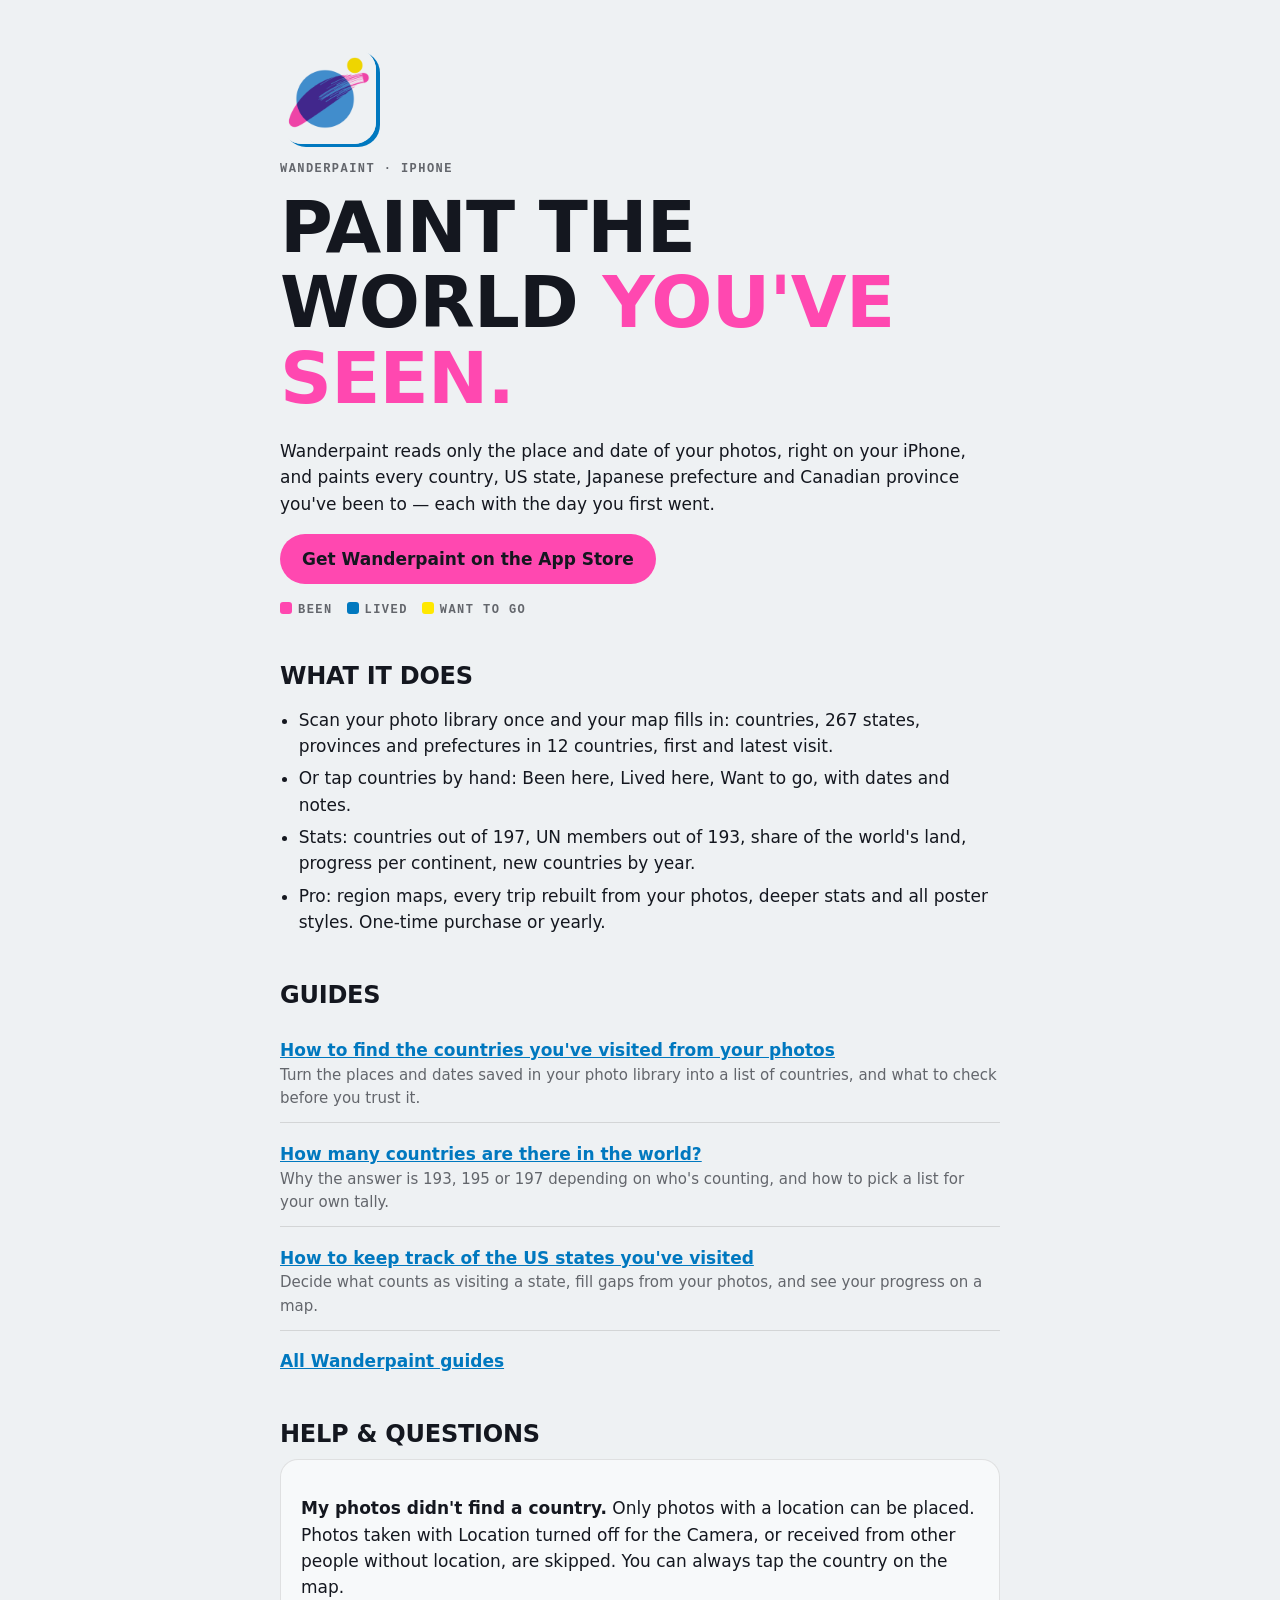
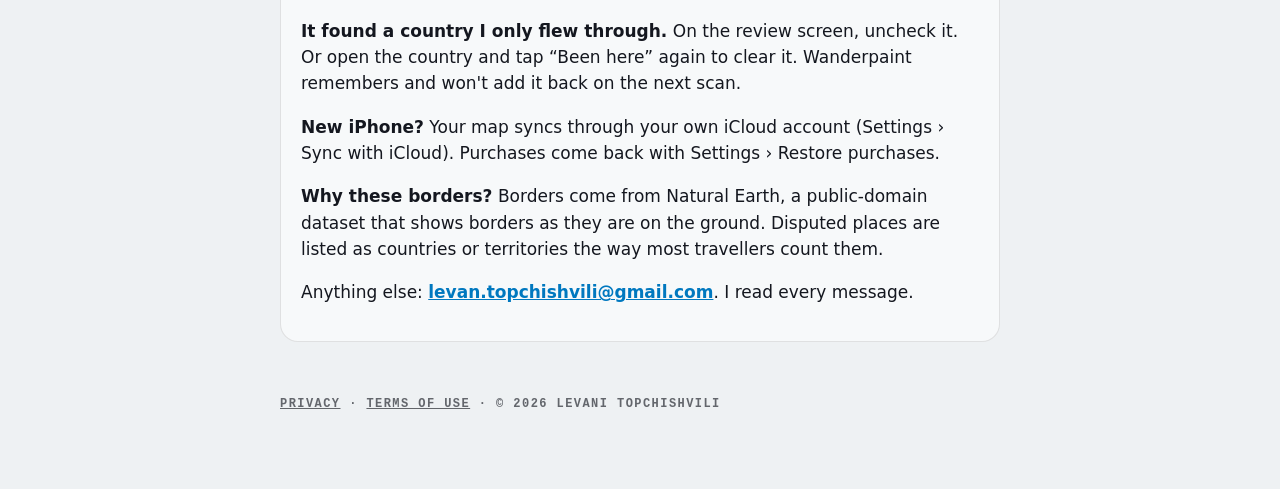
<file: docs/index.html>
<!doctype html><html lang="en"><head><meta charset="utf-8"><meta name="viewport" content="width=device-width,initial-scale=1">
<title>Wanderpaint: Countries Visited — travel map from your photos</title>
<meta name="description" content="Wanderpaint paints your travel map from your photo library: countries, US states, Japanese prefectures and more, with dates and trips. On-device, no account.">
<link rel="stylesheet" href="style.css"><link rel="icon" href="icon.png"><meta name="apple-itunes-app" content="app-id=6817948756"></head><body><main>
<img class="icon" src="icon.png" alt="Wanderpaint icon">
<p class="legend">Wanderpaint · iPhone</p>
<h1>Paint the world <span>you've seen.</span></h1>
<p>Wanderpaint reads only the place and date of your photos, right on your iPhone, and paints every country, US state, Japanese prefecture and Canadian province you've been to — each with the day you first went.</p>
<p class="g-cta-row"><a class="g-cta" href="https://apps.apple.com/app/id6817948756">Get Wanderpaint on the App Store</a></p>
<div class="inks legend"><span><i style="background:var(--pink)"></i>Been</span><span><i style="background:var(--blue)"></i>Lived</span><span><i style="background:var(--yellow)"></i>Want to go</span></div>
<h2>What it does</h2>
<ul>
<li>Scan your photo library once and your map fills in: countries, 267 states, provinces and prefectures in 12 countries, first and latest visit.</li>
<li>Or tap countries by hand: Been here, Lived here, Want to go, with dates and notes.</li>
<li>Stats: countries out of 197, UN members out of 193, share of the world's land, progress per continent, new countries by year.</li>
<li>Pro: region maps, every trip rebuilt from your photos, deeper stats and all poster styles. One-time purchase or yearly.</li>
</ul>
<h2 id="guides">Guides</h2>
<ul class="g-list">
<li><a href="guides/how-to-find-countries-visited-from-your-photos.html">How to find the countries you&#x27;ve visited from your photos</a><span>Turn the places and dates saved in your photo library into a list of countries, and what to check before you trust it.</span></li>
<li><a href="guides/how-many-countries-are-there-in-the-world.html">How many countries are there in the world?</a><span>Why the answer is 193, 195 or 197 depending on who&#x27;s counting, and how to pick a list for your own tally.</span></li>
<li><a href="guides/how-to-track-us-states-visited.html">How to keep track of the US states you&#x27;ve visited</a><span>Decide what counts as visiting a state, fill gaps from your photos, and see your progress on a map.</span></li>
</ul>
<p><a href="guides/">All Wanderpaint guides</a></p>

<h2 id="support">Help &amp; questions</h2>
<div class="card">
<p><b>My photos didn't find a country.</b> Only photos with a location can be placed. Photos taken with Location turned off for the Camera, or received from other people without location, are skipped. You can always tap the country on the map.</p>
<p><b>It found a country I only flew through.</b> On the review screen, uncheck it. Or open the country and tap “Been here” again to clear it. Wanderpaint remembers and won't add it back on the next scan.</p>
<p><b>New iPhone?</b> Your map syncs through your own iCloud account (Settings › Sync with iCloud). Purchases come back with Settings › Restore purchases.</p>
<p><b>Why these borders?</b> Borders come from Natural Earth, a public-domain dataset that shows borders as they are on the ground. Disputed places are listed as countries or territories the way most travellers count them.</p>
<p>Anything else: <a href="mailto:levan.topchishvili@gmail.com?subject=Wanderpaint">levan.topchishvili@gmail.com</a>. I read every message.</p>
</div>
<footer class="legend"><a href="privacy.html">Privacy</a> · <a href="https://www.apple.com/legal/internet-services/itunes/dev/stdeula/">Terms of use</a> · © 2026 Levani Topchishvili</footer>
</main></body></html>
</file>
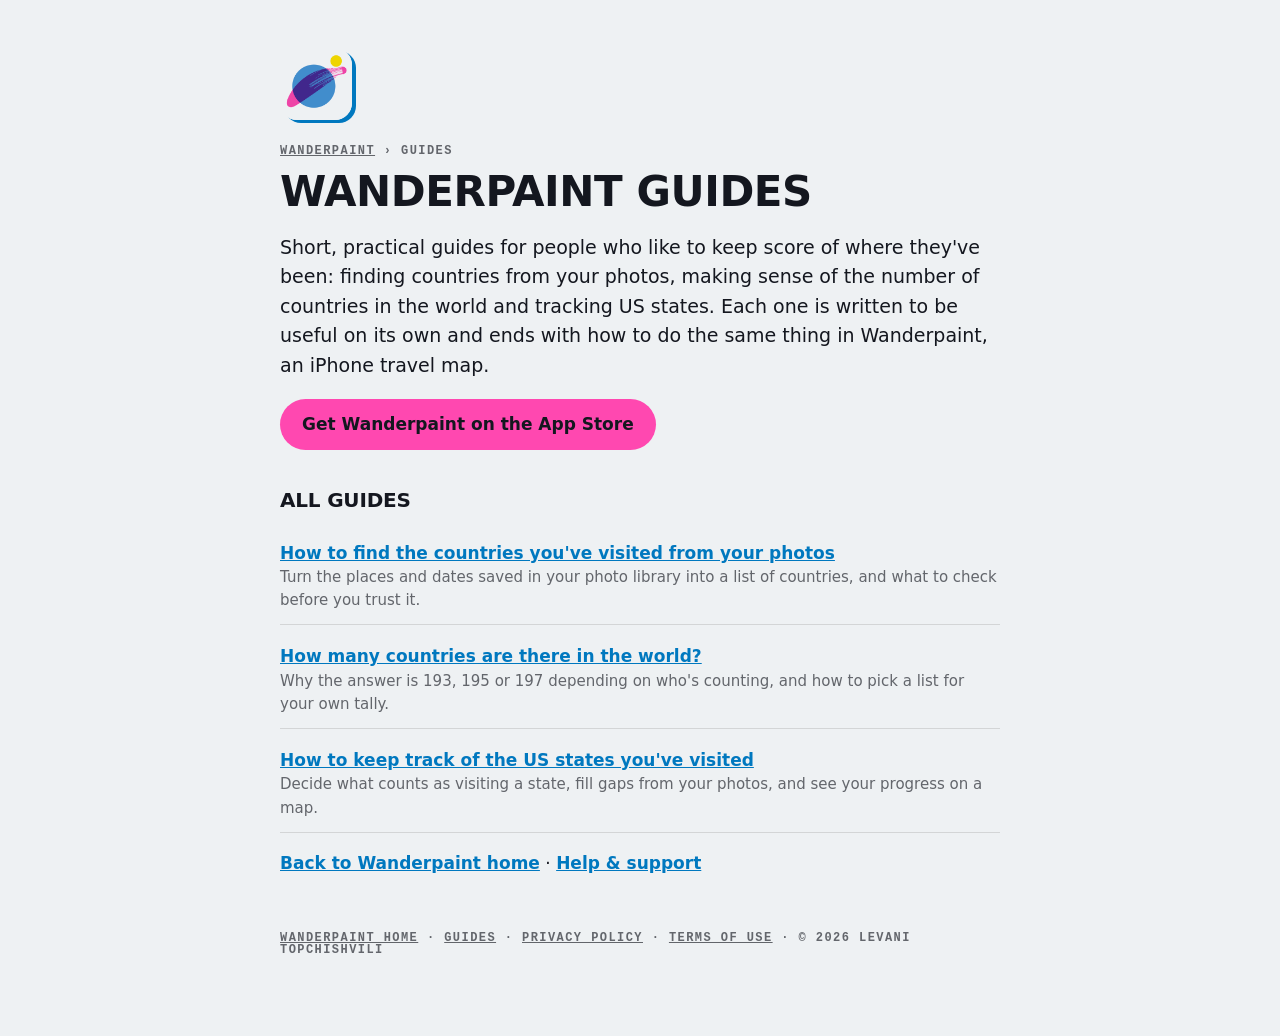
<file: docs/guides/index.html>
<!doctype html>
<html lang="en">
<head>
<meta charset="utf-8">
<meta name="viewport" content="width=device-width, initial-scale=1">
<title>Wanderpaint Guides: Countries Visited and Travel Maps</title>
<meta name="description" content="Practical guides to finding the countries you&#x27;ve visited from your photos, how many countries there are, and tracking US states, with Wanderpaint on iPhone.">
<link rel="canonical" href="https://levan2002.github.io/wanderpaint/guides/">
<link rel="icon" href="../icon.png">
<link rel="stylesheet" href="../style.css">
<meta property="og:type" content="website">
<meta property="og:title" content="Wanderpaint Guides: Countries Visited and Travel Maps">
<meta property="og:description" content="Practical guides to finding the countries you&#x27;ve visited from your photos, how many countries there are, and tracking US states, with Wanderpaint on iPhone.">
<meta property="og:url" content="https://levan2002.github.io/wanderpaint/guides/">
<meta property="og:site_name" content="Wanderpaint">
<meta name="twitter:card" content="summary">
<meta name="apple-itunes-app" content="app-id=6817948756">
<script type="application/ld+json">
{
 "@context": "https://schema.org",
 "@type": "CollectionPage",
 "name": "Wanderpaint guides",
 "description": "Practical guides to countries visited, how many countries there are and tracking US states. By the developer.",
 "url": "https://levan2002.github.io/wanderpaint/guides/",
 "author": {
  "@type": "Person",
  "name": "Levani Topchishvili"
 },
 "dateModified": "2026-10-05"
}
</script>
</head>
<body class="guide"><main>
<a href="../"><img class="icon" src="../icon.png" alt="Wanderpaint app icon"></a>
<nav class="crumbs legend" aria-label="Breadcrumb"><a href="../">Wanderpaint</a> <span aria-hidden="true">›</span> Guides</nav>
<article>
<h1>Wanderpaint guides</h1>
<p class="lead">Short, practical guides for people who like to keep score of where they've been: finding countries from your photos, making sense of the number of countries in the world and tracking US states. Each one is written to be useful on its own and ends with how to do the same thing in Wanderpaint, an iPhone travel map.</p>
<p class="g-cta-row"><a class="g-cta" href="https://apps.apple.com/app/id6817948756">Get Wanderpaint on the App Store</a></p>
<h2>All guides</h2>
<ul class="g-list">
<li><a href="how-to-find-countries-visited-from-your-photos.html">How to find the countries you&#x27;ve visited from your photos</a><span>Turn the places and dates saved in your photo library into a list of countries, and what to check before you trust it.</span></li>
<li><a href="how-many-countries-are-there-in-the-world.html">How many countries are there in the world?</a><span>Why the answer is 193, 195 or 197 depending on who&#x27;s counting, and how to pick a list for your own tally.</span></li>
<li><a href="how-to-track-us-states-visited.html">How to keep track of the US states you&#x27;ve visited</a><span>Decide what counts as visiting a state, fill gaps from your photos, and see your progress on a map.</span></li>
</ul>
<p><a href="../">Back to Wanderpaint home</a> · <a href="../#support">Help &amp; support</a></p>
</article>
<footer class="legend"><a href="../">Wanderpaint home</a> · <a href="./">Guides</a> · <a href="../privacy.html">Privacy policy</a> · <a href="https://www.apple.com/legal/internet-services/itunes/dev/stdeula/">Terms of use</a> · © 2026 Levani Topchishvili</footer>
</main></body></html>
</file>
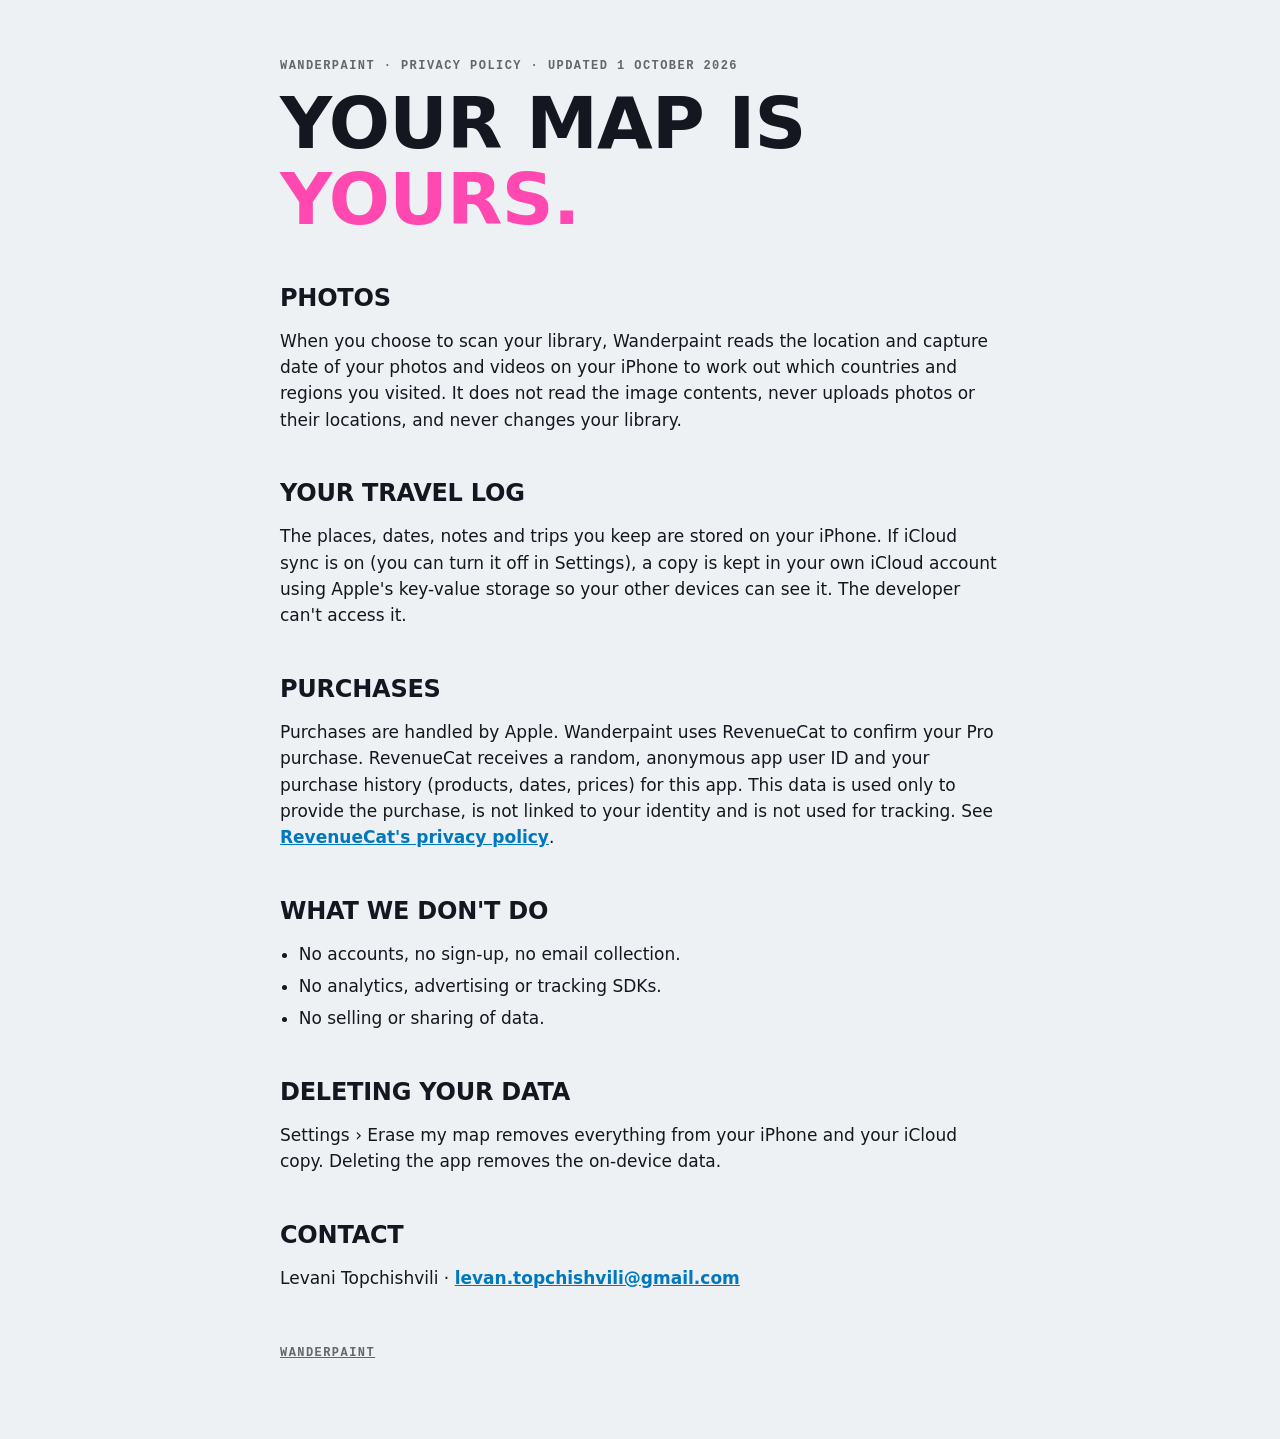
<file: docs/privacy.html>
<!doctype html><html lang="en"><head><meta charset="utf-8"><meta name="viewport" content="width=device-width,initial-scale=1">
<title>Wanderpaint privacy policy</title><link rel="stylesheet" href="style.css"><link rel="icon" href="icon.png"></head><body><main>
<p class="legend">Wanderpaint · Privacy policy · updated 1 October 2026</p>
<h1>Your map is <span>yours.</span></h1>
<h2>Photos</h2>
<p>When you choose to scan your library, Wanderpaint reads the location and capture date of your photos and videos on your iPhone to work out which countries and regions you visited. It does not read the image contents, never uploads photos or their locations, and never changes your library.</p>
<h2>Your travel log</h2>
<p>The places, dates, notes and trips you keep are stored on your iPhone. If iCloud sync is on (you can turn it off in Settings), a copy is kept in your own iCloud account using Apple's key-value storage so your other devices can see it. The developer can't access it.</p>
<h2>Purchases</h2>
<p>Purchases are handled by Apple. Wanderpaint uses RevenueCat to confirm your Pro purchase. RevenueCat receives a random, anonymous app user ID and your purchase history (products, dates, prices) for this app. This data is used only to provide the purchase, is not linked to your identity and is not used for tracking. See <a href="https://www.revenuecat.com/privacy">RevenueCat's privacy policy</a>.</p>
<h2>What we don't do</h2>
<ul><li>No accounts, no sign-up, no email collection.</li><li>No analytics, advertising or tracking SDKs.</li><li>No selling or sharing of data.</li></ul>
<h2>Deleting your data</h2>
<p>Settings › Erase my map removes everything from your iPhone and your iCloud copy. Deleting the app removes the on-device data.</p>
<h2>Contact</h2>
<p>Levani Topchishvili · <a href="mailto:levan.topchishvili@gmail.com?subject=Wanderpaint%20privacy">levan.topchishvili@gmail.com</a></p>
<footer class="legend"><a href="index.html">Wanderpaint</a></footer>
</main></body></html>
</file>
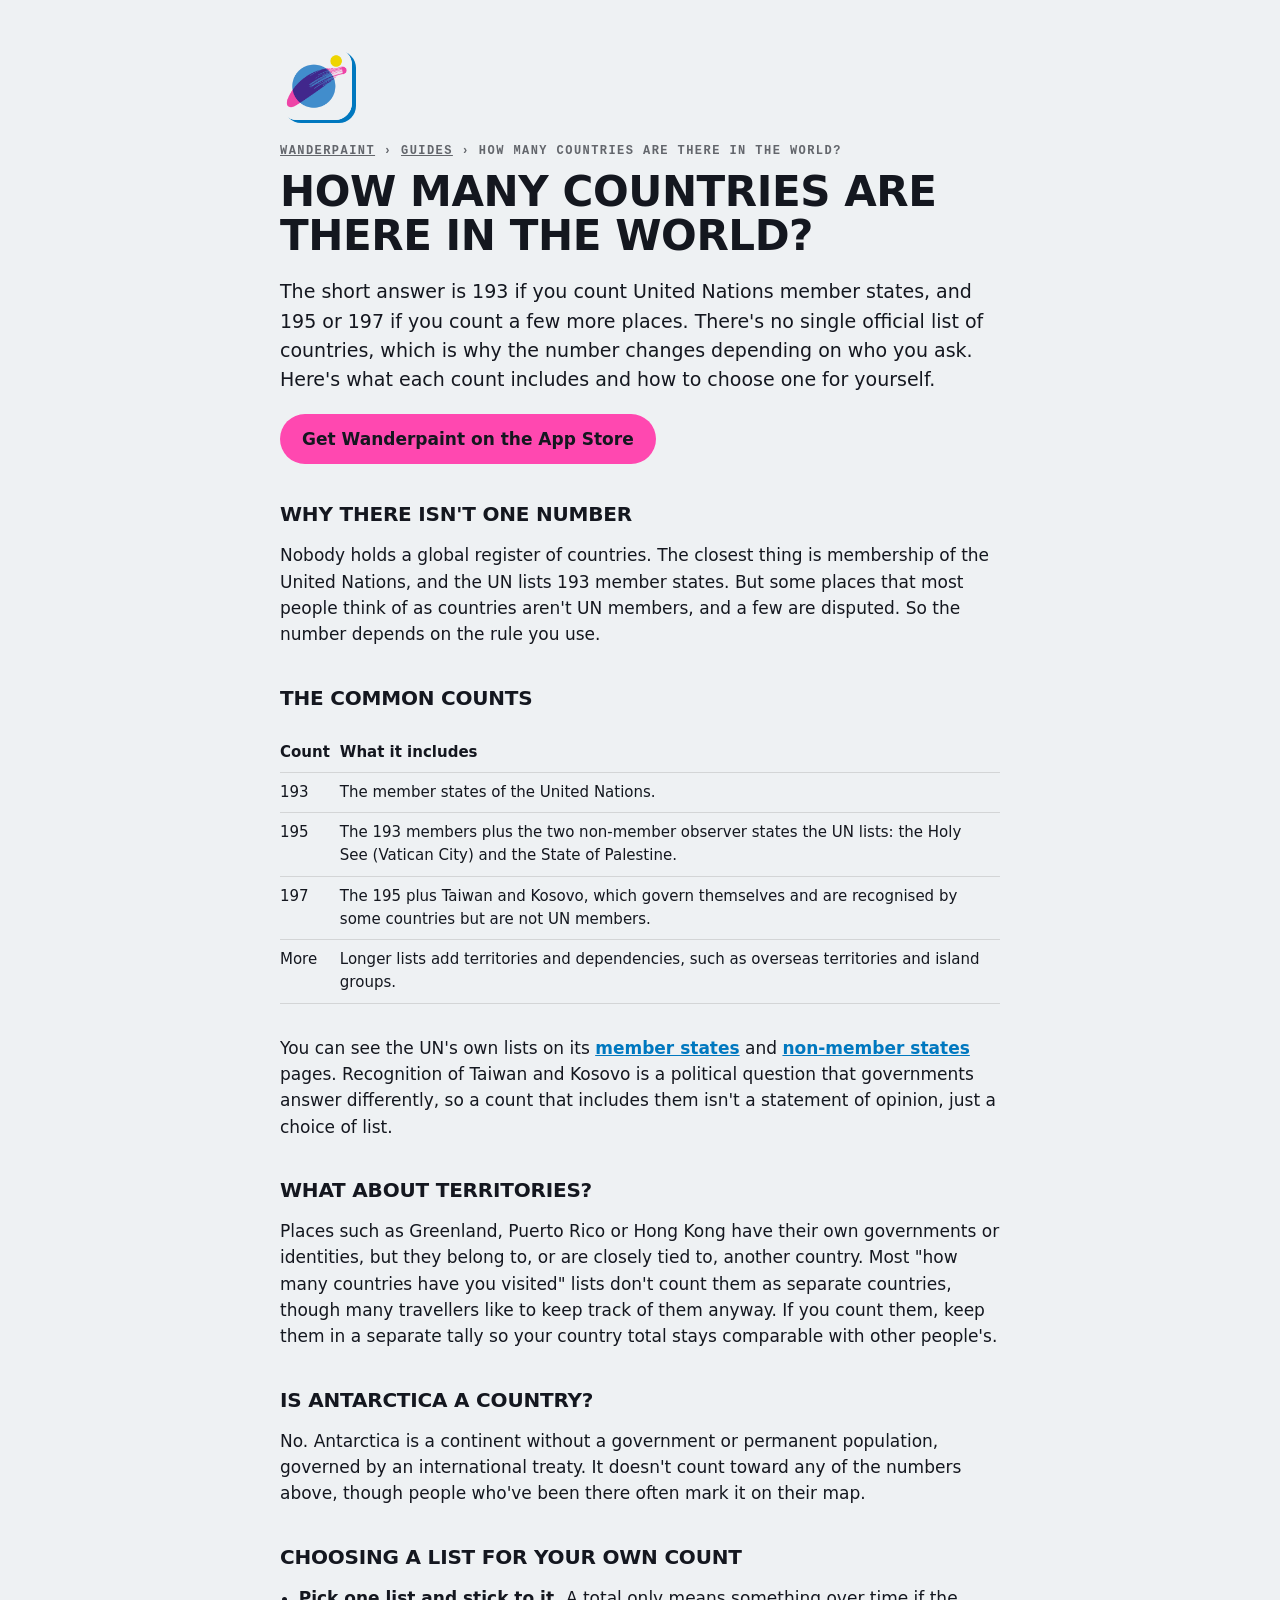
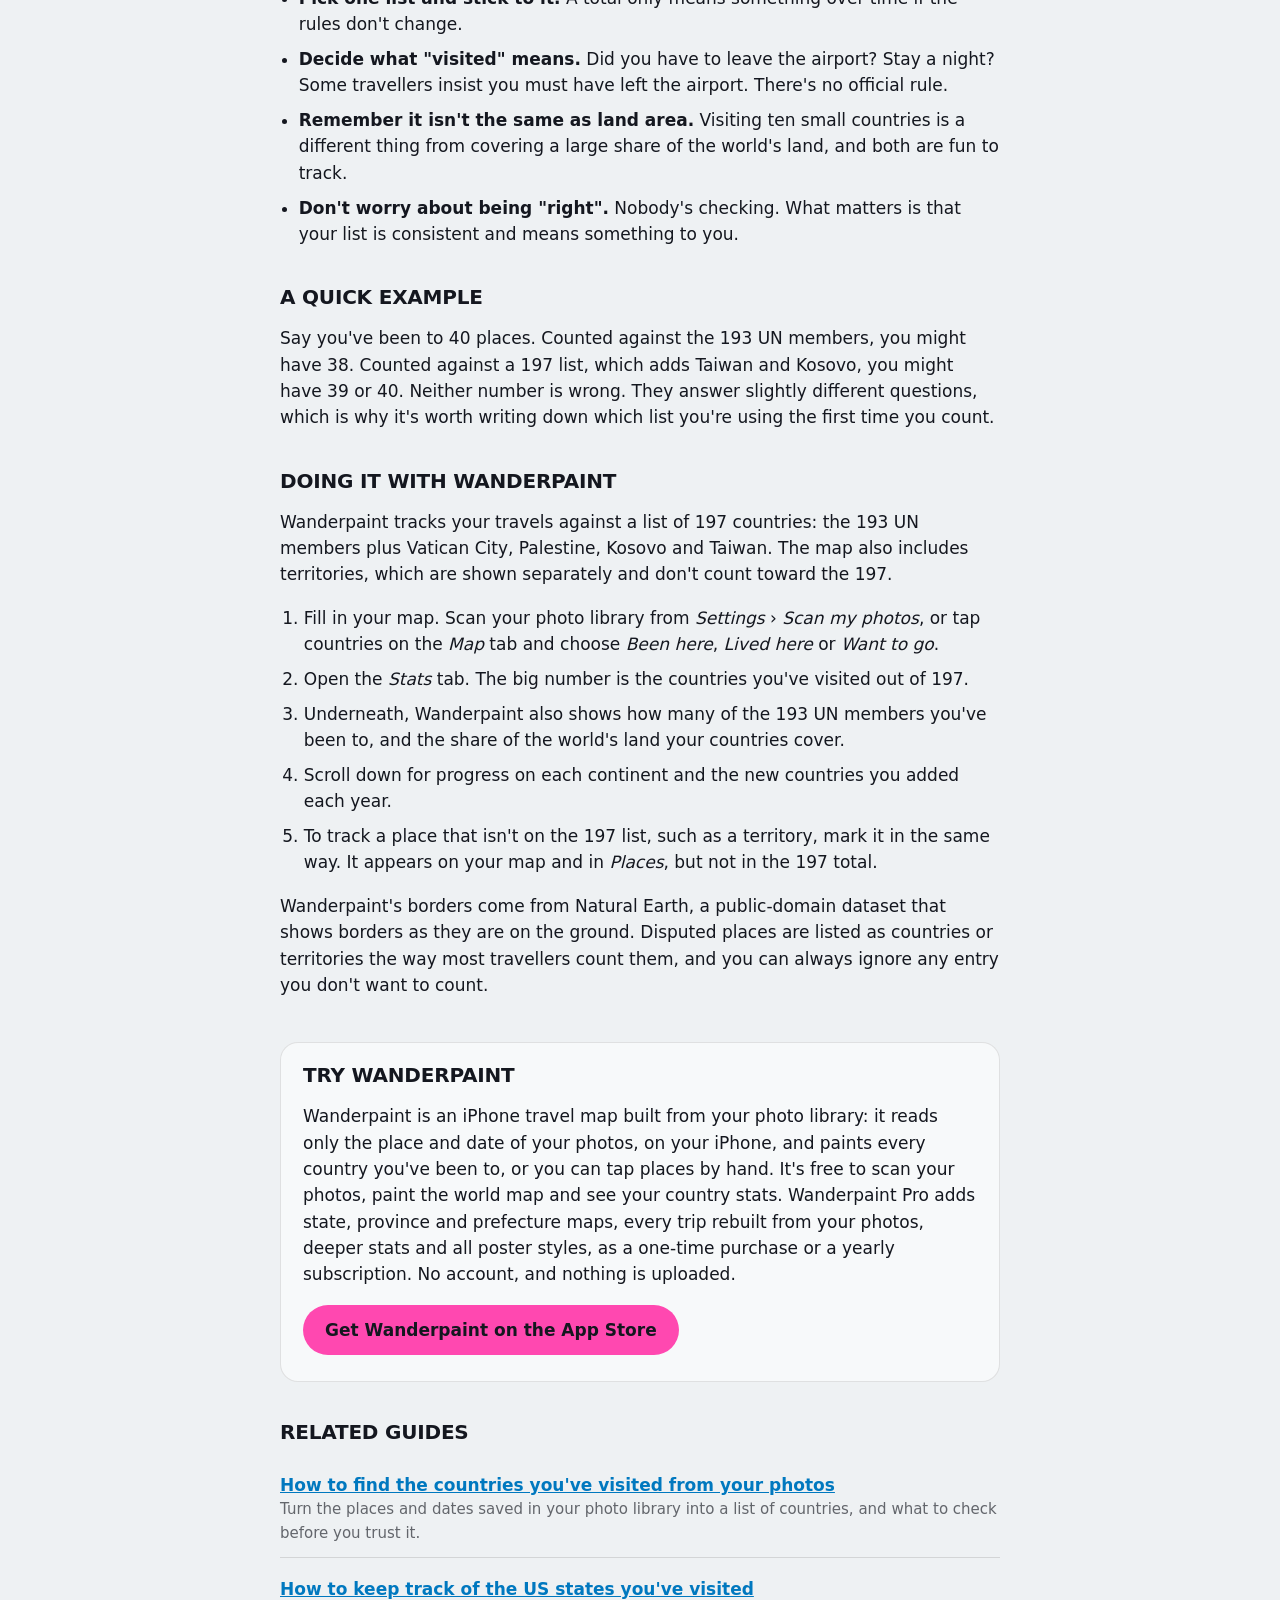
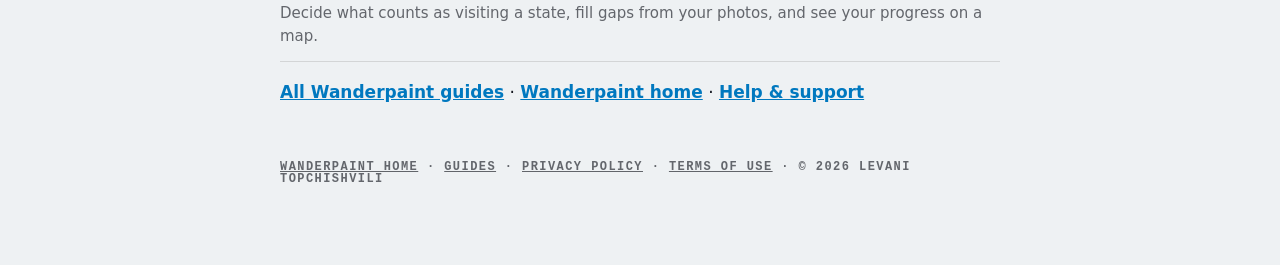
<file: docs/guides/how-many-countries-are-there-in-the-world.html>
<!doctype html>
<html lang="en">
<head>
<meta charset="utf-8">
<meta name="viewport" content="width=device-width, initial-scale=1">
<title>How Many Countries Are There? 193, 195 or 197 – Wanderpaint</title>
<meta name="description" content="There&#x27;s no single official number of countries. See why people say 193, 195 or 197, what each count includes, and how to choose a list for your own travels.">
<link rel="canonical" href="https://levan2002.github.io/wanderpaint/guides/how-many-countries-are-there-in-the-world.html">
<link rel="icon" href="../icon.png">
<link rel="stylesheet" href="../style.css">
<meta property="og:type" content="article">
<meta property="og:title" content="How Many Countries Are There? 193, 195 or 197 – Wanderpaint">
<meta property="og:description" content="There&#x27;s no single official number of countries. See why people say 193, 195 or 197, what each count includes, and how to choose a list for your own travels.">
<meta property="og:url" content="https://levan2002.github.io/wanderpaint/guides/how-many-countries-are-there-in-the-world.html">
<meta property="og:site_name" content="Wanderpaint">
<meta name="twitter:card" content="summary">
<meta name="apple-itunes-app" content="app-id=6817948756">
<script type="application/ld+json">
{
 "@context": "https://schema.org",
 "@type": "Article",
 "headline": "How many countries are there in the world?",
 "description": "There's no single official number of countries. See why people say 193, 195 or 197, what each count includes, and how to choose a list for your own travels.",
 "author": {
  "@type": "Person",
  "name": "Levani Topchishvili"
 },
 "publisher": {
  "@type": "Person",
  "name": "Levani Topchishvili"
 },
 "datePublished": "2026-10-05",
 "dateModified": "2026-10-05",
 "mainEntityOfPage": "https://levan2002.github.io/wanderpaint/guides/how-many-countries-are-there-in-the-world.html"
}
</script>
<script type="application/ld+json">
{
 "@context": "https://schema.org",
 "@type": "BreadcrumbList",
 "itemListElement": [
  {
   "@type": "ListItem",
   "position": 1,
   "name": "Wanderpaint home",
   "item": "https://levan2002.github.io/wanderpaint/"
  },
  {
   "@type": "ListItem",
   "position": 2,
   "name": "Guides",
   "item": "https://levan2002.github.io/wanderpaint/guides/"
  },
  {
   "@type": "ListItem",
   "position": 3,
   "name": "How many countries are there in the world?",
   "item": "https://levan2002.github.io/wanderpaint/guides/how-many-countries-are-there-in-the-world.html"
  }
 ]
}
</script>
</head>
<body class="guide"><main>
<a href="../"><img class="icon" src="../icon.png" alt="Wanderpaint app icon"></a>
<nav class="crumbs legend" aria-label="Breadcrumb"><a href="../">Wanderpaint</a> <span aria-hidden="true">›</span> <a href="./">Guides</a> <span aria-hidden="true">›</span> How many countries are there in the world?</nav>
<article>
<h1>How many countries are there in the world?</h1>
<p class="lead">The short answer is 193 if you count United Nations member states, and 195 or 197 if you count a few more places. There's no single official list of countries, which is why the number changes depending on who you ask. Here's what each count includes and how to choose one for yourself.</p>
<p class="g-cta-row"><a class="g-cta" href="https://apps.apple.com/app/id6817948756">Get Wanderpaint on the App Store</a></p>
<h2>Why there isn't one number</h2>
<p>Nobody holds a global register of countries. The closest thing is membership of the United Nations, and the UN lists 193 member states. But some places that most people think of as countries aren't UN members, and a few are disputed. So the number depends on the rule you use.</p>

<h2>The common counts</h2>
<div class="g-table"><table>
<thead><tr><th>Count</th><th>What it includes</th></tr></thead>
<tbody>
<tr><td>193</td><td>The member states of the United Nations.</td></tr>
<tr><td>195</td><td>The 193 members plus the two non-member observer states the UN lists: the Holy See (Vatican City) and the State of Palestine.</td></tr>
<tr><td>197</td><td>The 195 plus Taiwan and Kosovo, which govern themselves and are recognised by some countries but are not UN members.</td></tr>
<tr><td>More</td><td>Longer lists add territories and dependencies, such as overseas territories and island groups.</td></tr>
</tbody></table></div>
<p>You can see the UN's own lists on its <a href="https://www.un.org/en/about-us/member-states">member states</a> and <a href="https://www.un.org/en/about-us/non-member-states">non-member states</a> pages. Recognition of Taiwan and Kosovo is a political question that governments answer differently, so a count that includes them isn't a statement of opinion, just a choice of list.</p>

<h2>What about territories?</h2>
<p>Places such as Greenland, Puerto Rico or Hong Kong have their own governments or identities, but they belong to, or are closely tied to, another country. Most "how many countries have you visited" lists don't count them as separate countries, though many travellers like to keep track of them anyway. If you count them, keep them in a separate tally so your country total stays comparable with other people's.</p>

<h2>Is Antarctica a country?</h2>
<p>No. Antarctica is a continent without a government or permanent population, governed by an international treaty. It doesn't count toward any of the numbers above, though people who've been there often mark it on their map.</p>

<h2>Choosing a list for your own count</h2>
<ul class="tips">
<li><strong>Pick one list and stick to it.</strong> A total only means something over time if the rules don't change.</li>
<li><strong>Decide what "visited" means.</strong> Did you have to leave the airport? Stay a night? Some travellers insist you must have left the airport. There's no official rule.</li>
<li><strong>Remember it isn't the same as land area.</strong> Visiting ten small countries is a different thing from covering a large share of the world's land, and both are fun to track.</li>
<li><strong>Don't worry about being "right".</strong> Nobody's checking. What matters is that your list is consistent and means something to you.</li>
</ul>

<h2>A quick example</h2>
<p>Say you've been to 40 places. Counted against the 193 UN members, you might have 38. Counted against a 197 list, which adds Taiwan and Kosovo, you might have 39 or 40. Neither number is wrong. They answer slightly different questions, which is why it's worth writing down which list you're using the first time you count.</p>

<h2>Doing it with Wanderpaint</h2>
<p>Wanderpaint tracks your travels against a list of 197 countries: the 193 UN members plus Vatican City, Palestine, Kosovo and Taiwan. The map also includes territories, which are shown separately and don't count toward the 197.</p>
<ol class="steps">
<li>Fill in your map. Scan your photo library from <em>Settings</em> › <em>Scan my photos</em>, or tap countries on the <em>Map</em> tab and choose <em>Been here</em>, <em>Lived here</em> or <em>Want to go</em>.</li>
<li>Open the <em>Stats</em> tab. The big number is the countries you've visited out of 197.</li>
<li>Underneath, Wanderpaint also shows how many of the 193 UN members you've been to, and the share of the world's land your countries cover.</li>
<li>Scroll down for progress on each continent and the new countries you added each year.</li>
<li>To track a place that isn't on the 197 list, such as a territory, mark it in the same way. It appears on your map and in <em>Places</em>, but not in the 197 total.</li>
</ol>
<p>Wanderpaint's borders come from Natural Earth, a public-domain dataset that shows borders as they are on the ground. Disputed places are listed as countries or territories the way most travellers count them, and you can always ignore any entry you don't want to count.</p>
<section class="g-end">
<h2>Try Wanderpaint</h2>
<p>Wanderpaint is an iPhone travel map built from your photo library: it reads only the place and date of your photos, on your iPhone, and paints every country you've been to, or you can tap places by hand. It's free to scan your photos, paint the world map and see your country stats. Wanderpaint Pro adds state, province and prefecture maps, every trip rebuilt from your photos, deeper stats and all poster styles, as a one-time purchase or a yearly subscription. No account, and nothing is uploaded.</p>
<p class="g-cta-row"><a class="g-cta" href="https://apps.apple.com/app/id6817948756">Get Wanderpaint on the App Store</a></p>
</section>
<aside class="g-related">
<h2>Related guides</h2>
<ul>
<li><a href="how-to-find-countries-visited-from-your-photos.html">How to find the countries you&#x27;ve visited from your photos</a><span>Turn the places and dates saved in your photo library into a list of countries, and what to check before you trust it.</span></li>
<li><a href="how-to-track-us-states-visited.html">How to keep track of the US states you&#x27;ve visited</a><span>Decide what counts as visiting a state, fill gaps from your photos, and see your progress on a map.</span></li>
</ul>
<p><a href="./">All Wanderpaint guides</a> · <a href="../">Wanderpaint home</a> · <a href="../#support">Help &amp; support</a></p>
</aside>
</article>
<footer class="legend"><a href="../">Wanderpaint home</a> · <a href="./">Guides</a> · <a href="../privacy.html">Privacy policy</a> · <a href="https://www.apple.com/legal/internet-services/itunes/dev/stdeula/">Terms of use</a> · © 2026 Levani Topchishvili</footer>
</main></body></html>
</file>
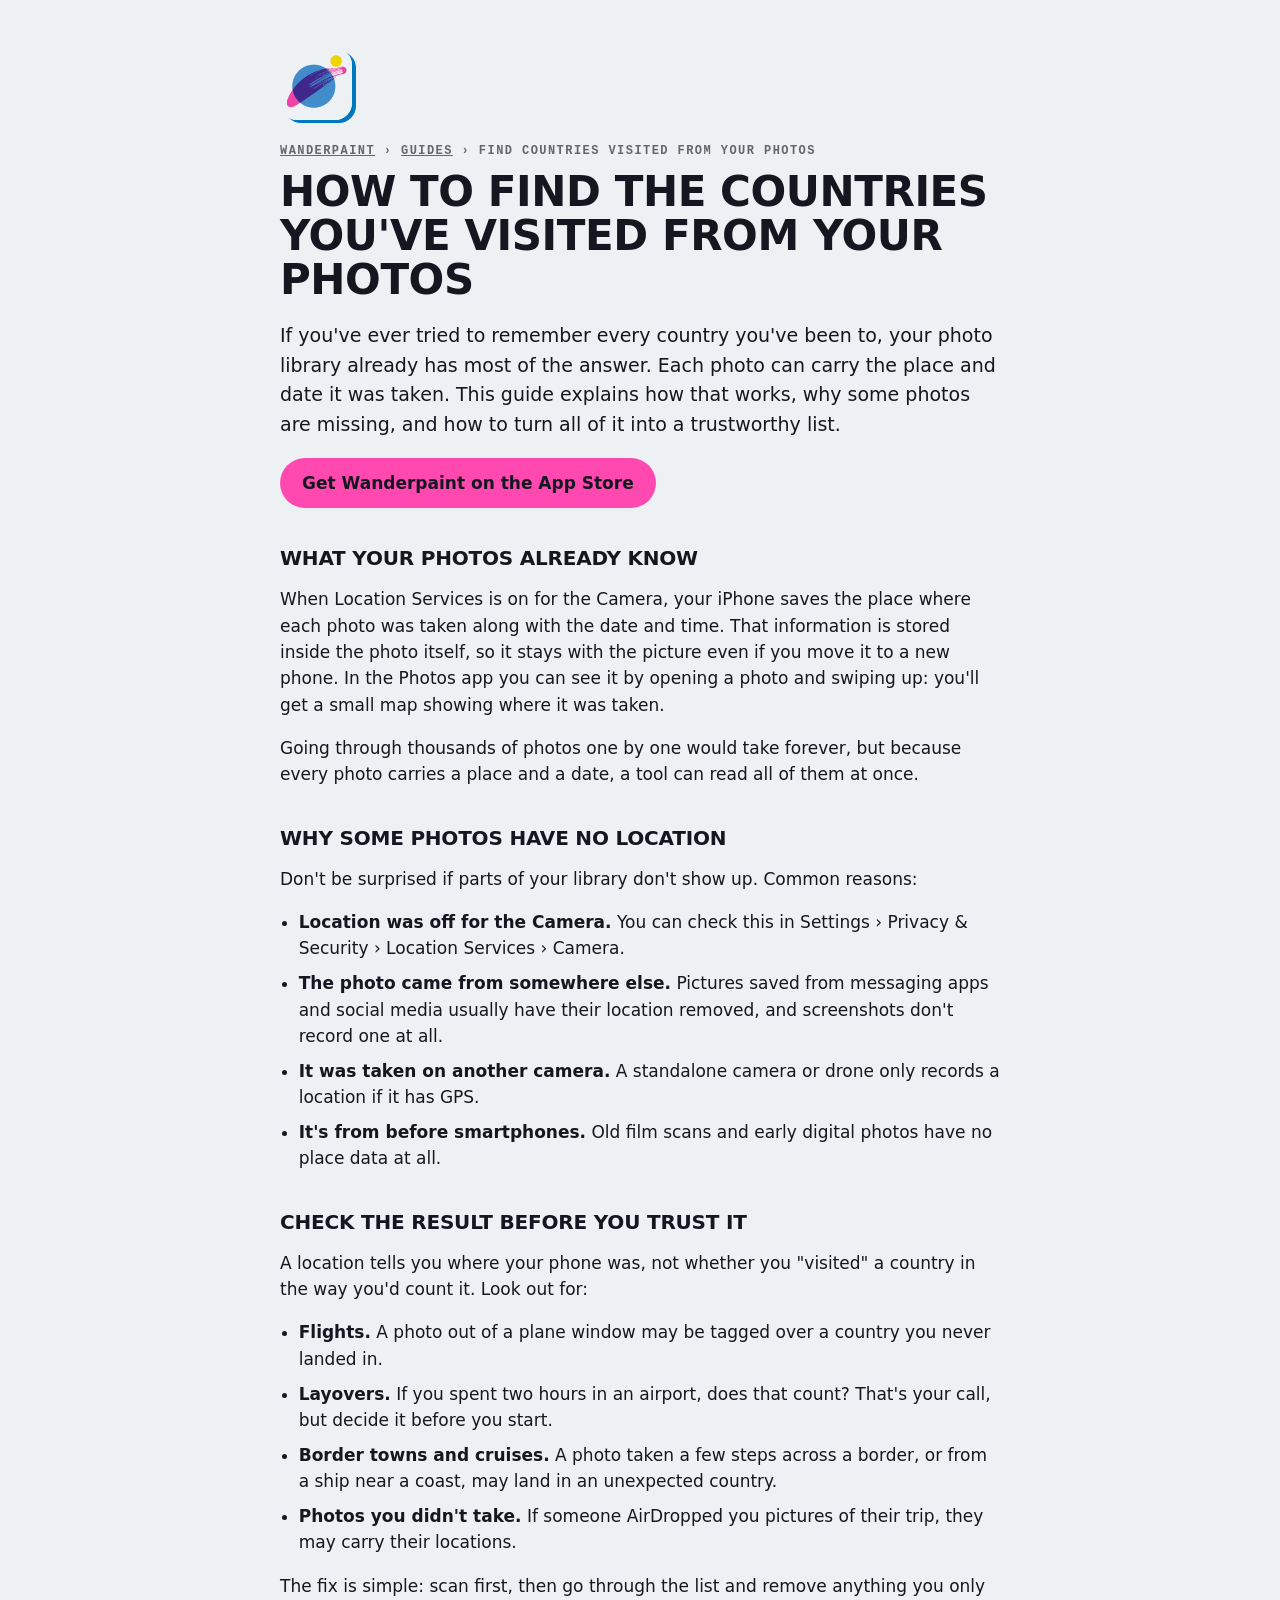
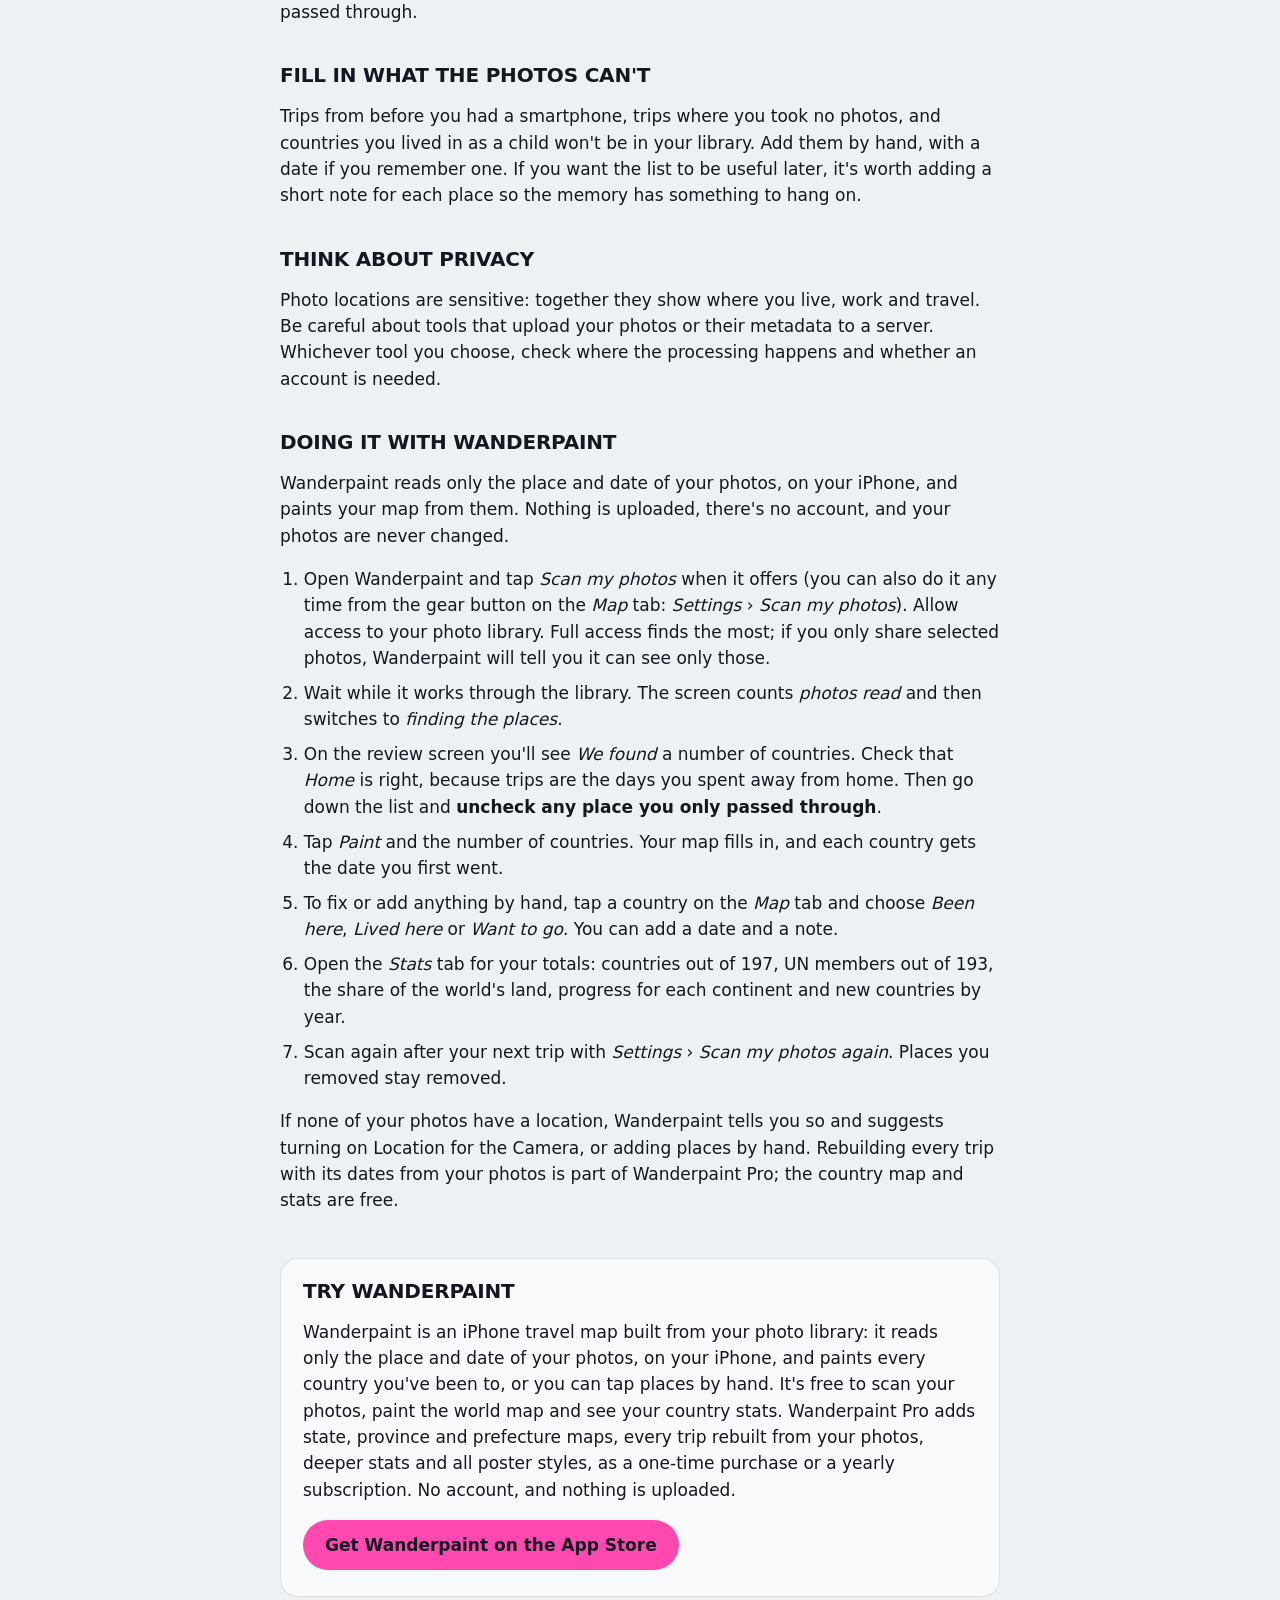
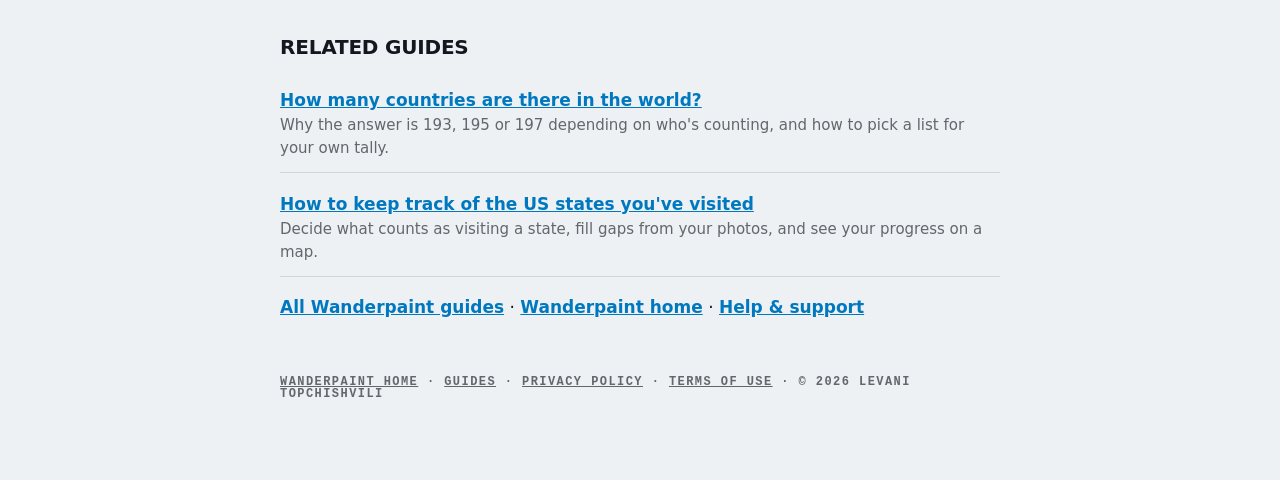
<file: docs/guides/how-to-find-countries-visited-from-your-photos.html>
<!doctype html>
<html lang="en">
<head>
<meta charset="utf-8">
<meta name="viewport" content="width=device-width, initial-scale=1">
<title>How to Find Countries You&#x27;ve Visited from Photos – Wanderpaint</title>
<meta name="description" content="Your iPhone photos record where and when you took them. See how to turn that into a list of countries visited, what to check and how to keep it private.">
<link rel="canonical" href="https://levan2002.github.io/wanderpaint/guides/how-to-find-countries-visited-from-your-photos.html">
<link rel="icon" href="../icon.png">
<link rel="stylesheet" href="../style.css">
<meta property="og:type" content="article">
<meta property="og:title" content="How to Find Countries You&#x27;ve Visited from Photos – Wanderpaint">
<meta property="og:description" content="Your iPhone photos record where and when you took them. See how to turn that into a list of countries visited, what to check and how to keep it private.">
<meta property="og:url" content="https://levan2002.github.io/wanderpaint/guides/how-to-find-countries-visited-from-your-photos.html">
<meta property="og:site_name" content="Wanderpaint">
<meta name="twitter:card" content="summary">
<meta name="apple-itunes-app" content="app-id=6817948756">
<script type="application/ld+json">
{
 "@context": "https://schema.org",
 "@type": "Article",
 "headline": "How to find the countries you've visited from your photos",
 "description": "Your iPhone photos record where and when you took them. See how to turn that into a list of countries visited, what to check and how to keep it private.",
 "author": {
  "@type": "Person",
  "name": "Levani Topchishvili"
 },
 "publisher": {
  "@type": "Person",
  "name": "Levani Topchishvili"
 },
 "datePublished": "2026-10-05",
 "dateModified": "2026-10-05",
 "mainEntityOfPage": "https://levan2002.github.io/wanderpaint/guides/how-to-find-countries-visited-from-your-photos.html"
}
</script>
<script type="application/ld+json">
{
 "@context": "https://schema.org",
 "@type": "BreadcrumbList",
 "itemListElement": [
  {
   "@type": "ListItem",
   "position": 1,
   "name": "Wanderpaint home",
   "item": "https://levan2002.github.io/wanderpaint/"
  },
  {
   "@type": "ListItem",
   "position": 2,
   "name": "Guides",
   "item": "https://levan2002.github.io/wanderpaint/guides/"
  },
  {
   "@type": "ListItem",
   "position": 3,
   "name": "How to find the countries you've visited from your photos",
   "item": "https://levan2002.github.io/wanderpaint/guides/how-to-find-countries-visited-from-your-photos.html"
  }
 ]
}
</script>
</head>
<body class="guide"><main>
<a href="../"><img class="icon" src="../icon.png" alt="Wanderpaint app icon"></a>
<nav class="crumbs legend" aria-label="Breadcrumb"><a href="../">Wanderpaint</a> <span aria-hidden="true">›</span> <a href="./">Guides</a> <span aria-hidden="true">›</span> Find countries visited from your photos</nav>
<article>
<h1>How to find the countries you&#x27;ve visited from your photos</h1>
<p class="lead">If you've ever tried to remember every country you've been to, your photo library already has most of the answer. Each photo can carry the place and date it was taken. This guide explains how that works, why some photos are missing, and how to turn all of it into a trustworthy list.</p>
<p class="g-cta-row"><a class="g-cta" href="https://apps.apple.com/app/id6817948756">Get Wanderpaint on the App Store</a></p>
<h2>What your photos already know</h2>
<p>When Location Services is on for the Camera, your iPhone saves the place where each photo was taken along with the date and time. That information is stored inside the photo itself, so it stays with the picture even if you move it to a new phone. In the Photos app you can see it by opening a photo and swiping up: you'll get a small map showing where it was taken.</p>
<p>Going through thousands of photos one by one would take forever, but because every photo carries a place and a date, a tool can read all of them at once.</p>

<h2>Why some photos have no location</h2>
<p>Don't be surprised if parts of your library don't show up. Common reasons:</p>
<ul class="tips">
<li><strong>Location was off for the Camera.</strong> You can check this in Settings › Privacy &amp; Security › Location Services › Camera.</li>
<li><strong>The photo came from somewhere else.</strong> Pictures saved from messaging apps and social media usually have their location removed, and screenshots don't record one at all.</li>
<li><strong>It was taken on another camera.</strong> A standalone camera or drone only records a location if it has GPS.</li>
<li><strong>It's from before smartphones.</strong> Old film scans and early digital photos have no place data at all.</li>
</ul>

<h2>Check the result before you trust it</h2>
<p>A location tells you where your phone was, not whether you "visited" a country in the way you'd count it. Look out for:</p>
<ul class="tips">
<li><strong>Flights.</strong> A photo out of a plane window may be tagged over a country you never landed in.</li>
<li><strong>Layovers.</strong> If you spent two hours in an airport, does that count? That's your call, but decide it before you start.</li>
<li><strong>Border towns and cruises.</strong> A photo taken a few steps across a border, or from a ship near a coast, may land in an unexpected country.</li>
<li><strong>Photos you didn't take.</strong> If someone AirDropped you pictures of their trip, they may carry their locations.</li>
</ul>
<p>The fix is simple: scan first, then go through the list and remove anything you only passed through.</p>

<h2>Fill in what the photos can't</h2>
<p>Trips from before you had a smartphone, trips where you took no photos, and countries you lived in as a child won't be in your library. Add them by hand, with a date if you remember one. If you want the list to be useful later, it's worth adding a short note for each place so the memory has something to hang on.</p>

<h2>Think about privacy</h2>
<p>Photo locations are sensitive: together they show where you live, work and travel. Be careful about tools that upload your photos or their metadata to a server. Whichever tool you choose, check where the processing happens and whether an account is needed.</p>

<h2>Doing it with Wanderpaint</h2>
<p>Wanderpaint reads only the place and date of your photos, on your iPhone, and paints your map from them. Nothing is uploaded, there's no account, and your photos are never changed.</p>
<ol class="steps">
<li>Open Wanderpaint and tap <em>Scan my photos</em> when it offers (you can also do it any time from the gear button on the <em>Map</em> tab: <em>Settings</em> › <em>Scan my photos</em>). Allow access to your photo library. Full access finds the most; if you only share selected photos, Wanderpaint will tell you it can see only those.</li>
<li>Wait while it works through the library. The screen counts <em>photos read</em> and then switches to <em>finding the places</em>.</li>
<li>On the review screen you'll see <em>We found</em> a number of countries. Check that <em>Home</em> is right, because trips are the days you spent away from home. Then go down the list and <strong>uncheck any place you only passed through</strong>.</li>
<li>Tap <em>Paint</em> and the number of countries. Your map fills in, and each country gets the date you first went.</li>
<li>To fix or add anything by hand, tap a country on the <em>Map</em> tab and choose <em>Been here</em>, <em>Lived here</em> or <em>Want to go</em>. You can add a date and a note.</li>
<li>Open the <em>Stats</em> tab for your totals: countries out of 197, UN members out of 193, the share of the world's land, progress for each continent and new countries by year.</li>
<li>Scan again after your next trip with <em>Settings</em> › <em>Scan my photos again</em>. Places you removed stay removed.</li>
</ol>
<p>If none of your photos have a location, Wanderpaint tells you so and suggests turning on Location for the Camera, or adding places by hand. Rebuilding every trip with its dates from your photos is part of Wanderpaint Pro; the country map and stats are free.</p>
<section class="g-end">
<h2>Try Wanderpaint</h2>
<p>Wanderpaint is an iPhone travel map built from your photo library: it reads only the place and date of your photos, on your iPhone, and paints every country you've been to, or you can tap places by hand. It's free to scan your photos, paint the world map and see your country stats. Wanderpaint Pro adds state, province and prefecture maps, every trip rebuilt from your photos, deeper stats and all poster styles, as a one-time purchase or a yearly subscription. No account, and nothing is uploaded.</p>
<p class="g-cta-row"><a class="g-cta" href="https://apps.apple.com/app/id6817948756">Get Wanderpaint on the App Store</a></p>
</section>
<aside class="g-related">
<h2>Related guides</h2>
<ul>
<li><a href="how-many-countries-are-there-in-the-world.html">How many countries are there in the world?</a><span>Why the answer is 193, 195 or 197 depending on who&#x27;s counting, and how to pick a list for your own tally.</span></li>
<li><a href="how-to-track-us-states-visited.html">How to keep track of the US states you&#x27;ve visited</a><span>Decide what counts as visiting a state, fill gaps from your photos, and see your progress on a map.</span></li>
</ul>
<p><a href="./">All Wanderpaint guides</a> · <a href="../">Wanderpaint home</a> · <a href="../#support">Help &amp; support</a></p>
</aside>
</article>
<footer class="legend"><a href="../">Wanderpaint home</a> · <a href="./">Guides</a> · <a href="../privacy.html">Privacy policy</a> · <a href="https://www.apple.com/legal/internet-services/itunes/dev/stdeula/">Terms of use</a> · © 2026 Levani Topchishvili</footer>
</main></body></html>
</file>
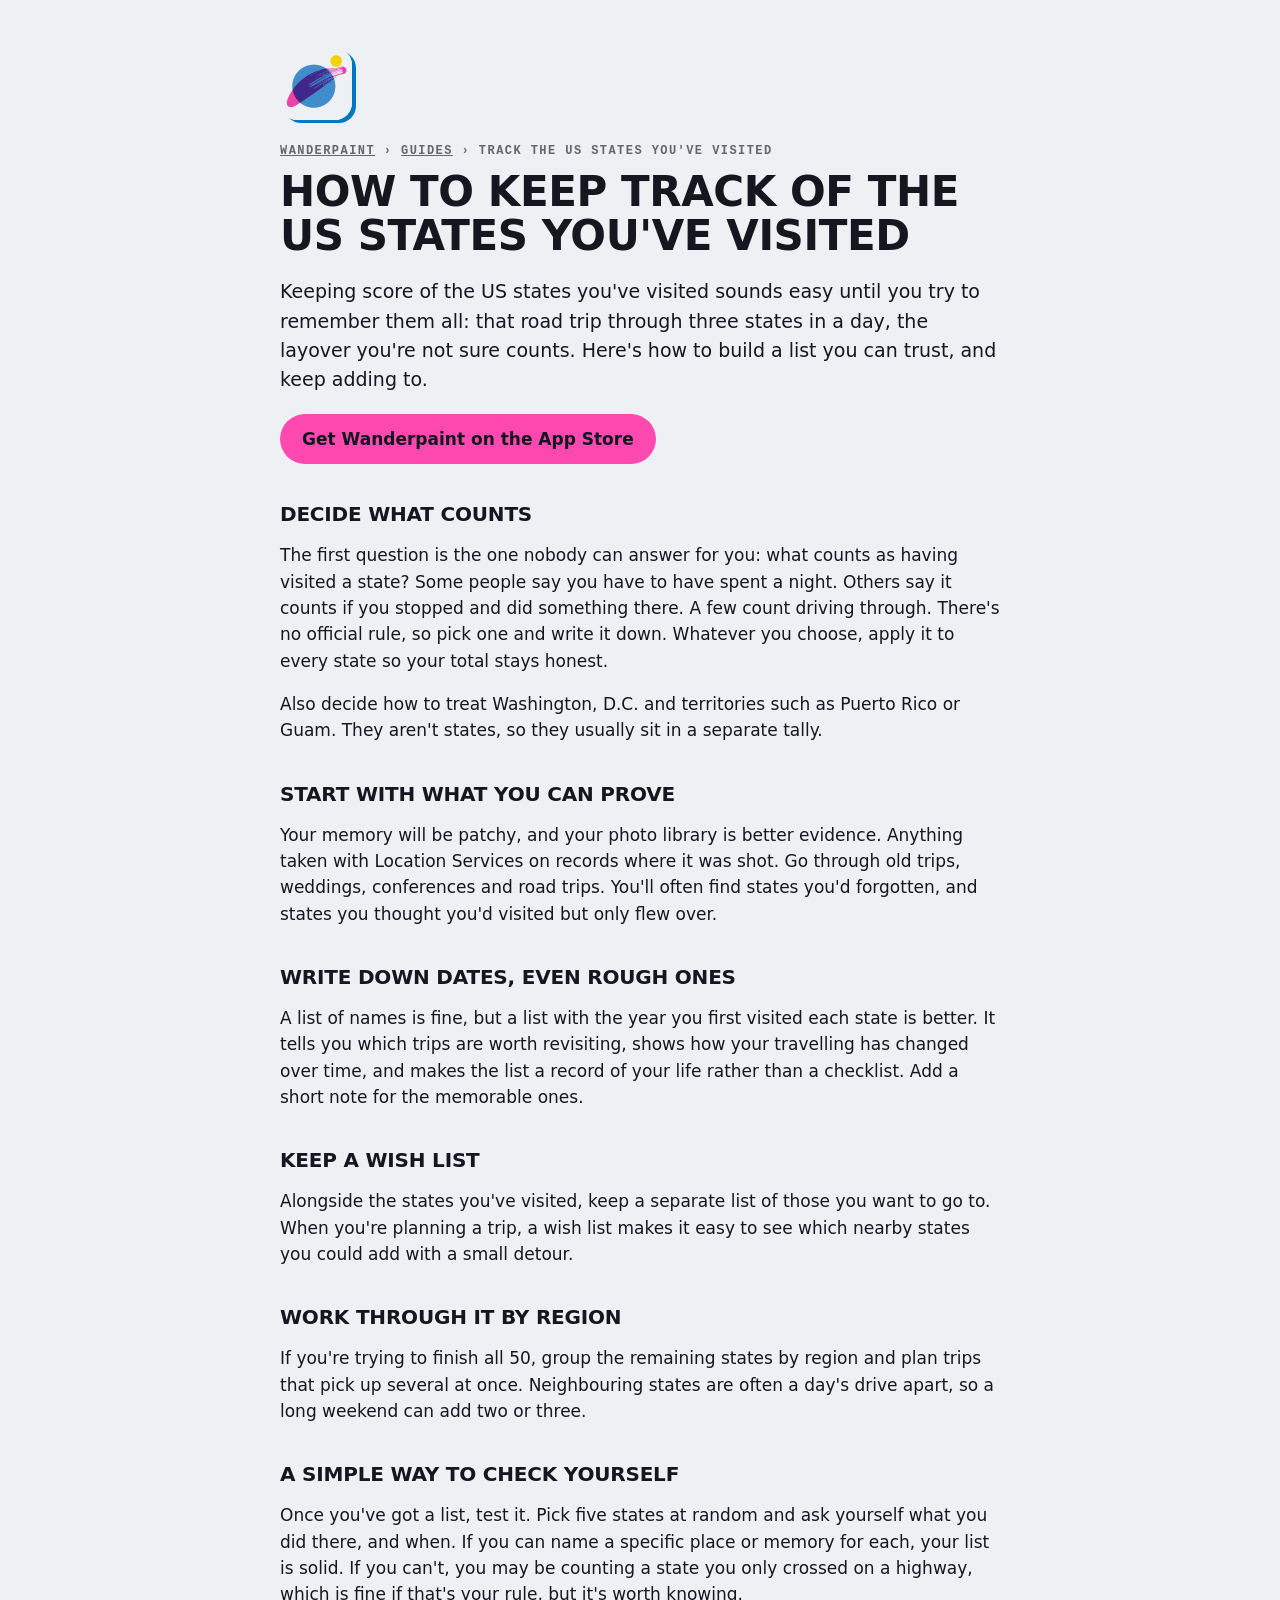
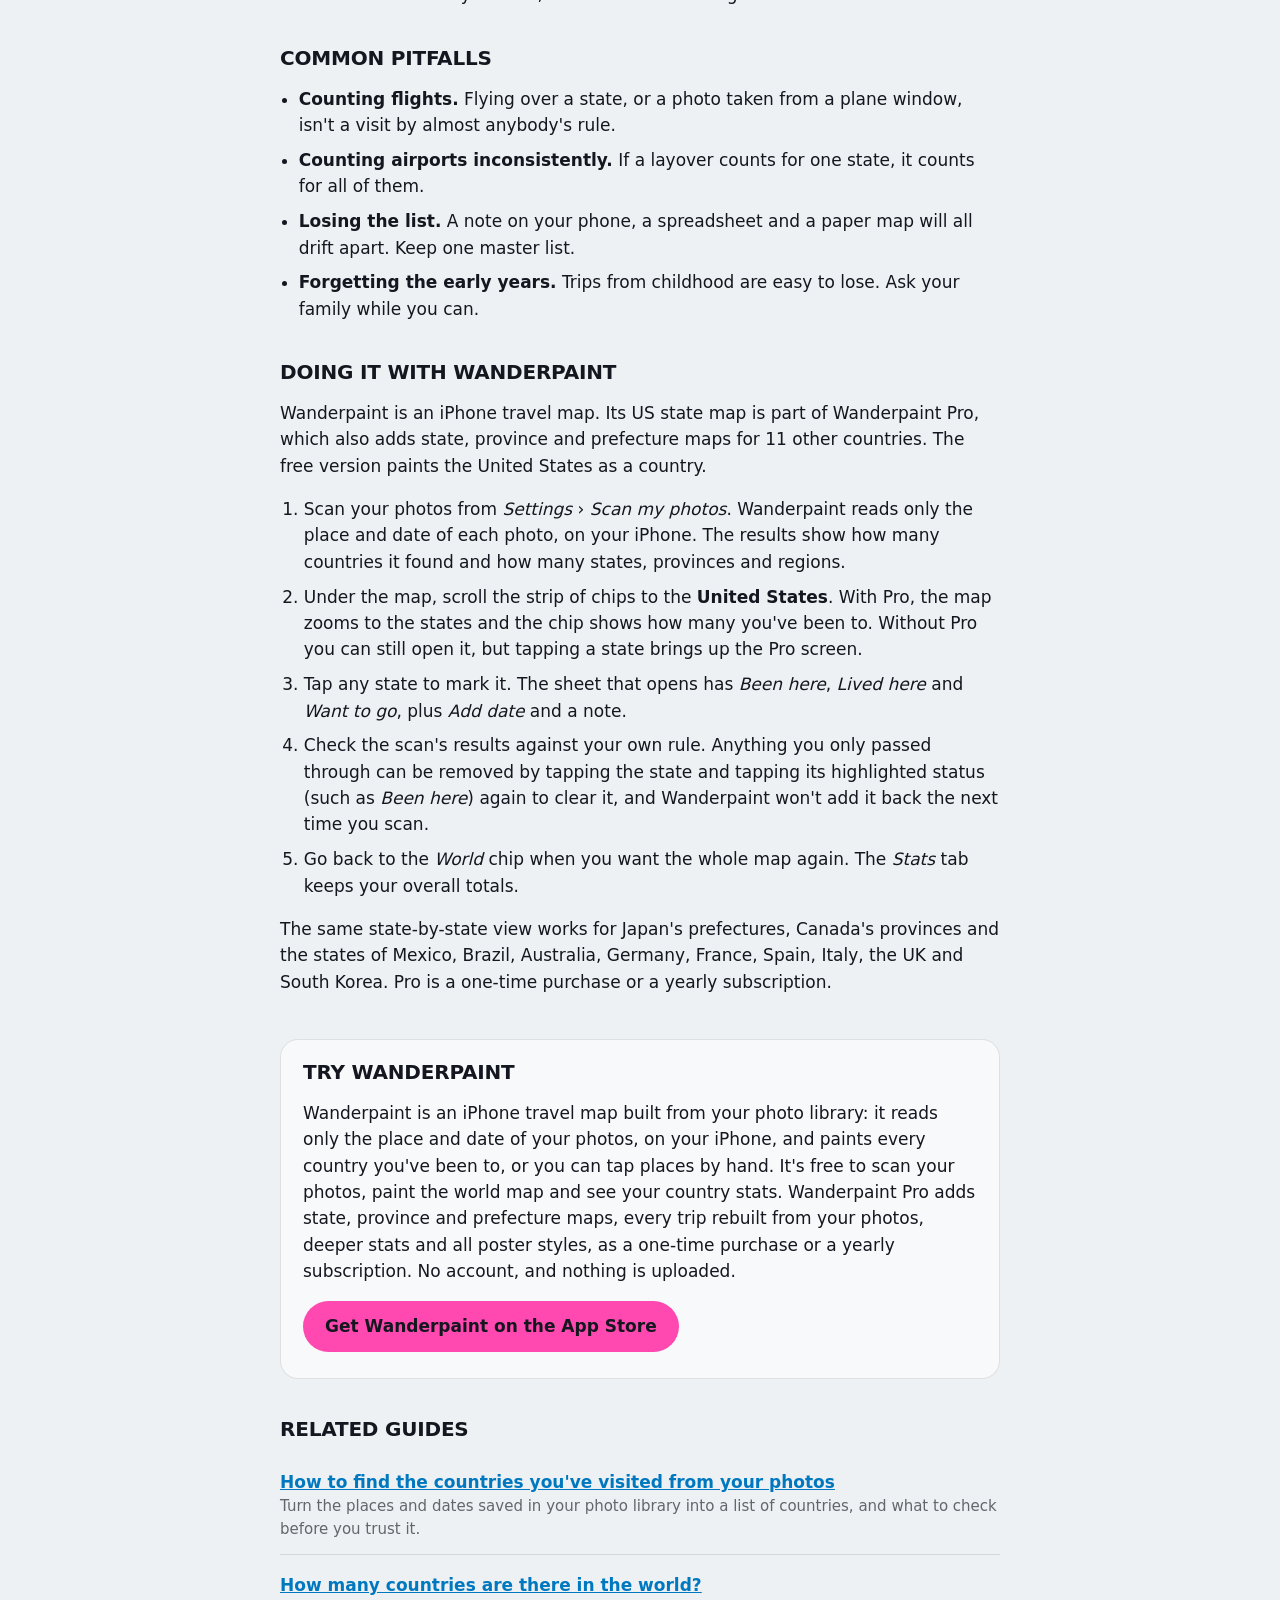
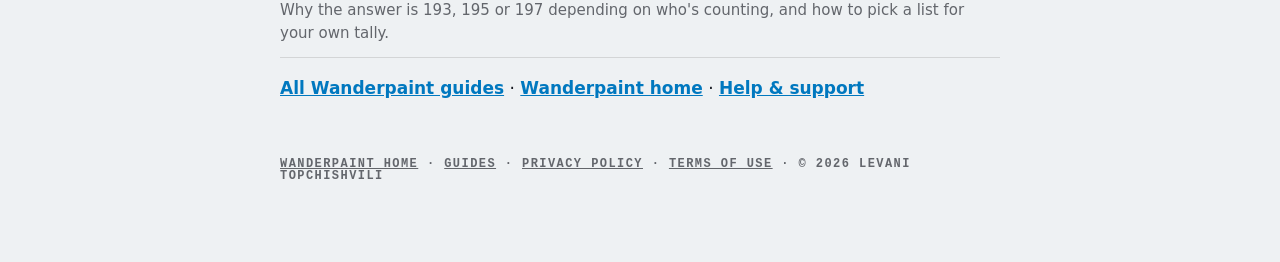
<file: docs/guides/how-to-track-us-states-visited.html>
<!doctype html>
<html lang="en">
<head>
<meta charset="utf-8">
<meta name="viewport" content="width=device-width, initial-scale=1">
<title>How to Keep Track of the US States You&#x27;ve Visited – Wanderpaint</title>
<meta name="description" content="Keep a reliable list of the US states you&#x27;ve visited: decide what counts, find missing states from old photos, record dates and see your progress on a map.">
<link rel="canonical" href="https://levan2002.github.io/wanderpaint/guides/how-to-track-us-states-visited.html">
<link rel="icon" href="../icon.png">
<link rel="stylesheet" href="../style.css">
<meta property="og:type" content="article">
<meta property="og:title" content="How to Keep Track of the US States You&#x27;ve Visited – Wanderpaint">
<meta property="og:description" content="Keep a reliable list of the US states you&#x27;ve visited: decide what counts, find missing states from old photos, record dates and see your progress on a map.">
<meta property="og:url" content="https://levan2002.github.io/wanderpaint/guides/how-to-track-us-states-visited.html">
<meta property="og:site_name" content="Wanderpaint">
<meta name="twitter:card" content="summary">
<meta name="apple-itunes-app" content="app-id=6817948756">
<script type="application/ld+json">
{
 "@context": "https://schema.org",
 "@type": "Article",
 "headline": "How to keep track of the US states you've visited",
 "description": "Keep a reliable list of the US states you've visited: decide what counts, find missing states from old photos, record dates and see your progress on a map.",
 "author": {
  "@type": "Person",
  "name": "Levani Topchishvili"
 },
 "publisher": {
  "@type": "Person",
  "name": "Levani Topchishvili"
 },
 "datePublished": "2026-10-05",
 "dateModified": "2026-10-05",
 "mainEntityOfPage": "https://levan2002.github.io/wanderpaint/guides/how-to-track-us-states-visited.html"
}
</script>
<script type="application/ld+json">
{
 "@context": "https://schema.org",
 "@type": "BreadcrumbList",
 "itemListElement": [
  {
   "@type": "ListItem",
   "position": 1,
   "name": "Wanderpaint home",
   "item": "https://levan2002.github.io/wanderpaint/"
  },
  {
   "@type": "ListItem",
   "position": 2,
   "name": "Guides",
   "item": "https://levan2002.github.io/wanderpaint/guides/"
  },
  {
   "@type": "ListItem",
   "position": 3,
   "name": "How to keep track of the US states you've visited",
   "item": "https://levan2002.github.io/wanderpaint/guides/how-to-track-us-states-visited.html"
  }
 ]
}
</script>
</head>
<body class="guide"><main>
<a href="../"><img class="icon" src="../icon.png" alt="Wanderpaint app icon"></a>
<nav class="crumbs legend" aria-label="Breadcrumb"><a href="../">Wanderpaint</a> <span aria-hidden="true">›</span> <a href="./">Guides</a> <span aria-hidden="true">›</span> Track the US states you&#x27;ve visited</nav>
<article>
<h1>How to keep track of the US states you&#x27;ve visited</h1>
<p class="lead">Keeping score of the US states you've visited sounds easy until you try to remember them all: that road trip through three states in a day, the layover you're not sure counts. Here's how to build a list you can trust, and keep adding to.</p>
<p class="g-cta-row"><a class="g-cta" href="https://apps.apple.com/app/id6817948756">Get Wanderpaint on the App Store</a></p>
<h2>Decide what counts</h2>
<p>The first question is the one nobody can answer for you: what counts as having visited a state? Some people say you have to have spent a night. Others say it counts if you stopped and did something there. A few count driving through. There's no official rule, so pick one and write it down. Whatever you choose, apply it to every state so your total stays honest.</p>
<p>Also decide how to treat Washington, D.C. and territories such as Puerto Rico or Guam. They aren't states, so they usually sit in a separate tally.</p>

<h2>Start with what you can prove</h2>
<p>Your memory will be patchy, and your photo library is better evidence. Anything taken with Location Services on records where it was shot. Go through old trips, weddings, conferences and road trips. You'll often find states you'd forgotten, and states you thought you'd visited but only flew over.</p>

<h2>Write down dates, even rough ones</h2>
<p>A list of names is fine, but a list with the year you first visited each state is better. It tells you which trips are worth revisiting, shows how your travelling has changed over time, and makes the list a record of your life rather than a checklist. Add a short note for the memorable ones.</p>

<h2>Keep a wish list</h2>
<p>Alongside the states you've visited, keep a separate list of those you want to go to. When you're planning a trip, a wish list makes it easy to see which nearby states you could add with a small detour.</p>

<h2>Work through it by region</h2>
<p>If you're trying to finish all 50, group the remaining states by region and plan trips that pick up several at once. Neighbouring states are often a day's drive apart, so a long weekend can add two or three.</p>

<h2>A simple way to check yourself</h2>
<p>Once you've got a list, test it. Pick five states at random and ask yourself what you did there, and when. If you can name a specific place or memory for each, your list is solid. If you can't, you may be counting a state you only crossed on a highway, which is fine if that's your rule, but it's worth knowing.</p>

<h2>Common pitfalls</h2>
<ul class="tips">
<li><strong>Counting flights.</strong> Flying over a state, or a photo taken from a plane window, isn't a visit by almost anybody's rule.</li>
<li><strong>Counting airports inconsistently.</strong> If a layover counts for one state, it counts for all of them.</li>
<li><strong>Losing the list.</strong> A note on your phone, a spreadsheet and a paper map will all drift apart. Keep one master list.</li>
<li><strong>Forgetting the early years.</strong> Trips from childhood are easy to lose. Ask your family while you can.</li>
</ul>

<h2>Doing it with Wanderpaint</h2>
<p>Wanderpaint is an iPhone travel map. Its US state map is part of Wanderpaint Pro, which also adds state, province and prefecture maps for 11 other countries. The free version paints the United States as a country.</p>
<ol class="steps">
<li>Scan your photos from <em>Settings</em> › <em>Scan my photos</em>. Wanderpaint reads only the place and date of each photo, on your iPhone. The results show how many countries it found and how many states, provinces and regions.</li>
<li>Under the map, scroll the strip of chips to the <strong>United States</strong>. With Pro, the map zooms to the states and the chip shows how many you've been to. Without Pro you can still open it, but tapping a state brings up the Pro screen.</li>
<li>Tap any state to mark it. The sheet that opens has <em>Been here</em>, <em>Lived here</em> and <em>Want to go</em>, plus <em>Add date</em> and a note.</li>
<li>Check the scan's results against your own rule. Anything you only passed through can be removed by tapping the state and tapping its highlighted status (such as <em>Been here</em>) again to clear it, and Wanderpaint won't add it back the next time you scan.</li>
<li>Go back to the <em>World</em> chip when you want the whole map again. The <em>Stats</em> tab keeps your overall totals.</li>
</ol>
<p>The same state-by-state view works for Japan's prefectures, Canada's provinces and the states of Mexico, Brazil, Australia, Germany, France, Spain, Italy, the UK and South Korea. Pro is a one-time purchase or a yearly subscription.</p>
<section class="g-end">
<h2>Try Wanderpaint</h2>
<p>Wanderpaint is an iPhone travel map built from your photo library: it reads only the place and date of your photos, on your iPhone, and paints every country you've been to, or you can tap places by hand. It's free to scan your photos, paint the world map and see your country stats. Wanderpaint Pro adds state, province and prefecture maps, every trip rebuilt from your photos, deeper stats and all poster styles, as a one-time purchase or a yearly subscription. No account, and nothing is uploaded.</p>
<p class="g-cta-row"><a class="g-cta" href="https://apps.apple.com/app/id6817948756">Get Wanderpaint on the App Store</a></p>
</section>
<aside class="g-related">
<h2>Related guides</h2>
<ul>
<li><a href="how-to-find-countries-visited-from-your-photos.html">How to find the countries you&#x27;ve visited from your photos</a><span>Turn the places and dates saved in your photo library into a list of countries, and what to check before you trust it.</span></li>
<li><a href="how-many-countries-are-there-in-the-world.html">How many countries are there in the world?</a><span>Why the answer is 193, 195 or 197 depending on who&#x27;s counting, and how to pick a list for your own tally.</span></li>
</ul>
<p><a href="./">All Wanderpaint guides</a> · <a href="../">Wanderpaint home</a> · <a href="../#support">Help &amp; support</a></p>
</aside>
</article>
<footer class="legend"><a href="../">Wanderpaint home</a> · <a href="./">Guides</a> · <a href="../privacy.html">Privacy policy</a> · <a href="https://www.apple.com/legal/internet-services/itunes/dev/stdeula/">Terms of use</a> · © 2026 Levani Topchishvili</footer>
</main></body></html>
</file>
<file: docs/style.css>
:root{--paper:#EEF1F3;--ink:#14171F;--pink:#FF48B0;--blue:#0078BF;--yellow:#FFE800;--muted:rgba(20,23,31,.64)}
@media (prefers-color-scheme:dark){:root{--paper:#0F1218;--ink:#EEF1F3;--muted:rgba(238,241,243,.66);--blue:#429EFF}}
*{box-sizing:border-box}body{margin:0;background:var(--paper);color:var(--ink);font:17px/1.55 -apple-system,BlinkMacSystemFont,"SF Pro Text",system-ui,sans-serif}
main{max-width:760px;margin:0 auto;padding:48px 20px 80px}
h1,h2{font-family:"SF Pro Display",-apple-system,system-ui,sans-serif;font-stretch:expanded;font-weight:900;letter-spacing:-.01em;line-height:1.05}
h1{font-size:clamp(40px,8vw,72px);margin:.2em 0 .3em;text-transform:uppercase}h1 span{color:var(--pink)}
h2{font-size:24px;margin:2em 0 .5em;text-transform:uppercase}
.legend{font:600 12px/1 ui-monospace,SFMono-Regular,Menlo,monospace;letter-spacing:.12em;text-transform:uppercase;color:var(--muted)}
.icon{width:96px;height:96px;border-radius:22px;box-shadow:4px 3px 0 var(--blue)}
a{color:var(--blue);font-weight:600}.inks{display:flex;gap:14px;margin:18px 0}.inks i{display:inline-block;width:12px;height:12px;border-radius:3px;margin-right:6px;vertical-align:-1px}
ul{padding-left:1.1em}li{margin:.35em 0}.card{background:rgba(255,255,255,.55);border:1px solid rgba(127,127,127,.2);border-radius:18px;padding:18px 20px}
@media (prefers-color-scheme:dark){.card{background:rgba(255,255,255,.04)}}
footer{margin-top:56px}.legend a{color:inherit}

/* guides */
.guide .icon{width:72px;height:72px;border-radius:17px}
.crumbs{margin:18px 0 0}
.crumbs a{color:inherit}
.guide h1{font-size:clamp(26px,6.4vw,42px);margin:.3em 0 .45em}
.guide h2{font-size:20px}
.lead{font-size:19px;line-height:1.55}
.g-cta{display:inline-block;background:var(--pink);color:#14171F;font-weight:800;text-decoration:none;padding:12px 22px;border-radius:999px}
.g-cta-row{margin:16px 0}
article{overflow-wrap:break-word}
.g-end{background:rgba(255,255,255,.55);border:1px solid rgba(127,127,127,.2);border-radius:18px;padding:6px 22px 10px;margin-top:44px}
@media (prefers-color-scheme:dark){.g-end{background:rgba(255,255,255,.04)}}
.g-end h2{margin-top:16px}
.g-list,.g-related ul{list-style:none;padding:0}
.g-list li,.g-related li{padding:12px 0;border-bottom:1px solid rgba(127,127,127,.25)}
.g-list a,.g-related li a{display:block}
.g-list span,.g-related li span{display:block;color:var(--muted);font-size:15px}
ol.steps li,ul.tips li{margin:.5em 0}
ol.steps{padding-left:1.4em}
article table{border-collapse:collapse;width:100%;font-size:15px;margin:14px 0}
article th,article td{border-bottom:1px solid rgba(127,127,127,.25);padding:8px 10px 8px 0;text-align:left;vertical-align:top}
.g-table{overflow-x:auto}
</file>
